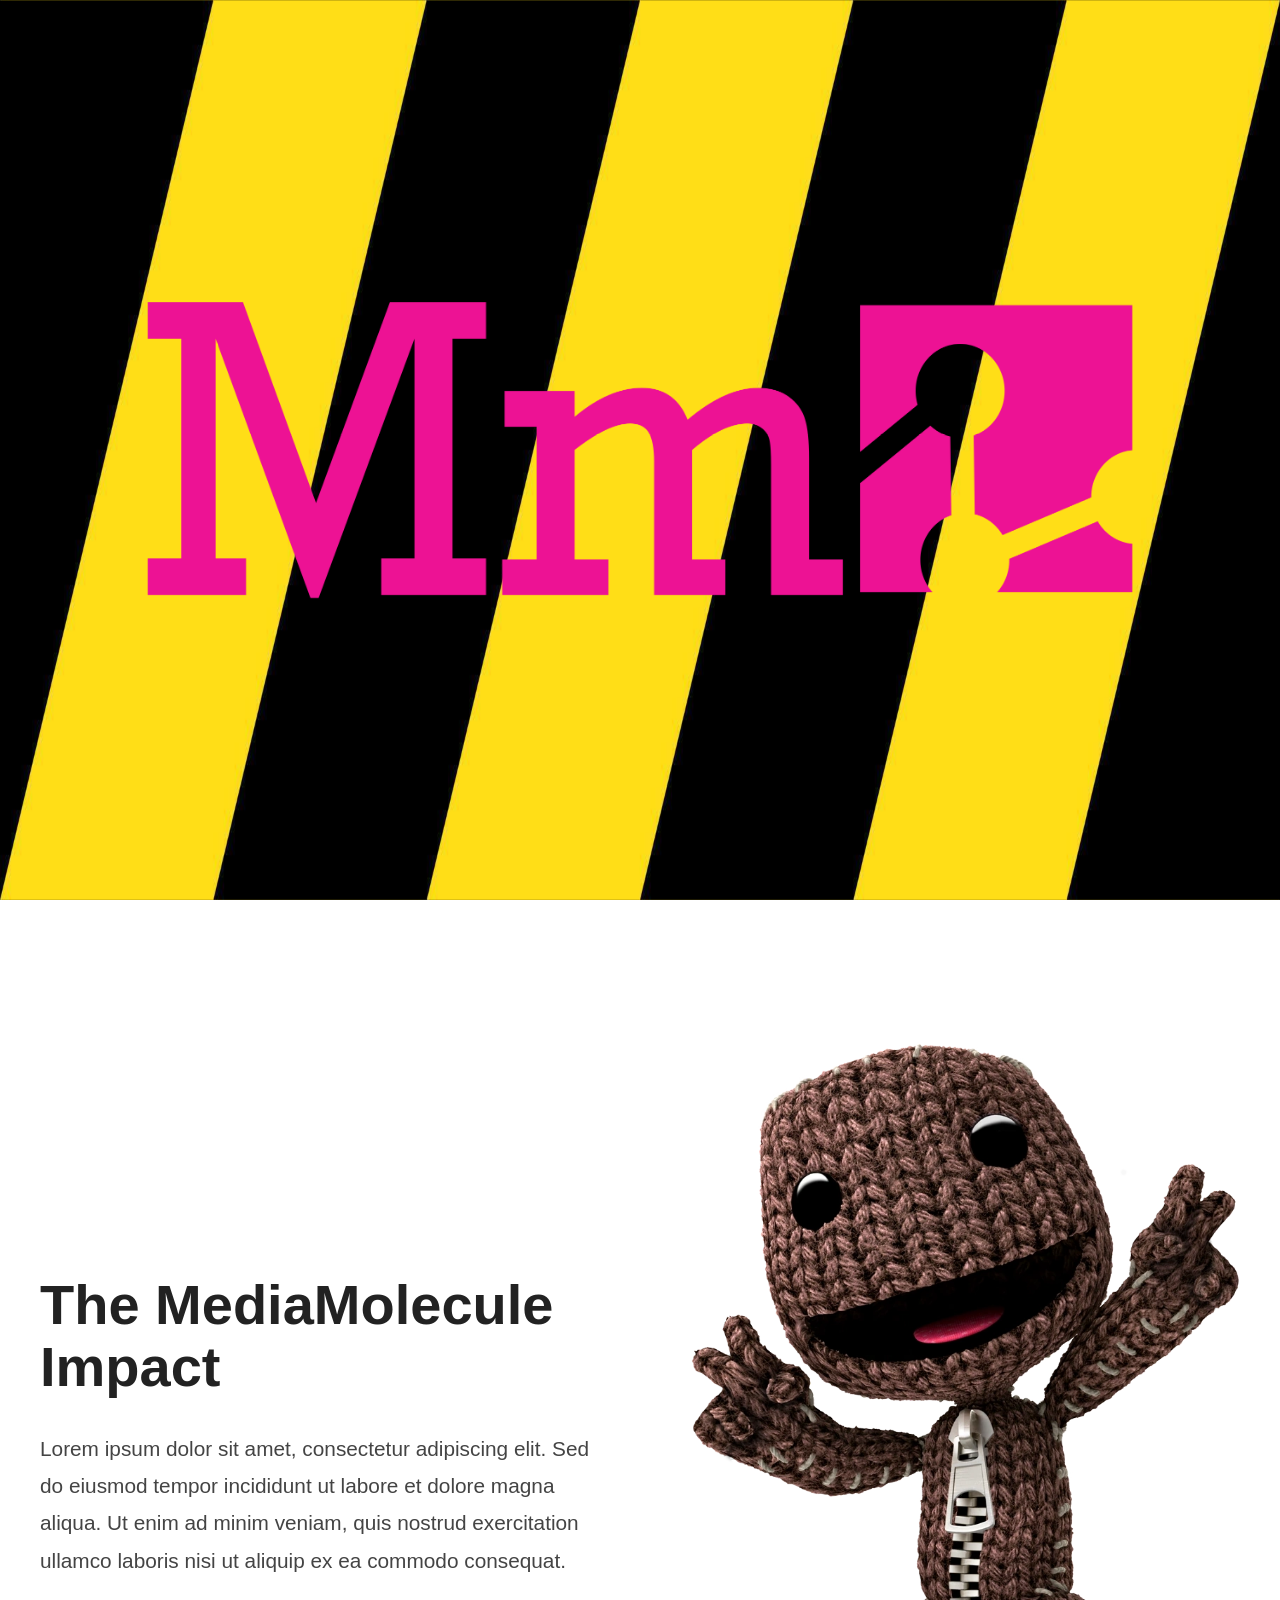
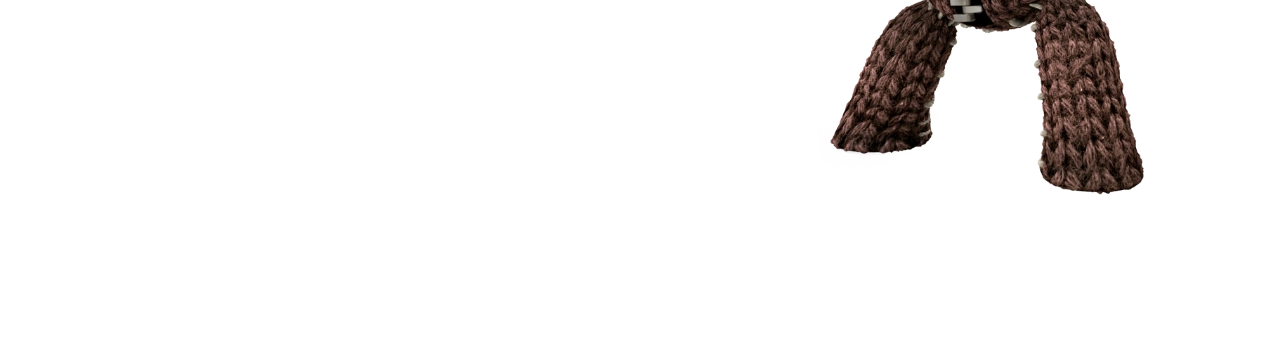
<file: mm.html>
<!DOCTYPE html>
<html>
<head>
    <style>

        /* Add this missing keyframes rule */
        @keyframes scroll {
            0% { transform: translate(0, 0); }
            100% { transform: translate(-50%, -50%); }
        }

        /* Add will-change for better animation performance */
        .scrolling-texture {
            will-change: transform;
        }

        /* Ensure images are properly constrained */
        .media-image {
            max-height: 1075px;
            object-fit: contain;
        }


        /* Base reset and scrollbar hiding */
        html, body {
            margin: 0;
            padding: 0;
            scroll-behavior: smooth;
            overflow-y: scroll; /* Maintain scroll functionality */
        }
        
        /* Main container */
        .hero-section {
            position: relative;
            height: 100vh; /* Full viewport height */
            overflow: hidden;
        }

        .scrolling-texture {
            position: absolute;
            top: 0;
            left: 0;
            width: 200%;
            height: 200%;
            background-image: url('caution.jpg');
            background-size: 50% 50%;
            animation: scroll 20s linear infinite;
        }

        .overlay-image {
            position: absolute;
            top: 0;
            left: 0;
            width: 100%;
            height: 100%;
            z-index: 2;
            pointer-events: none;
            -webkit-backface-visibility: hidden;
            display: block;
        }

        /* Hide scrollbar for Chrome, Safari and Opera */
        body::-webkit-scrollbar {
            display: none;
        }

        /* Hide scrollbar for IE, Edge and Firefox */
        body {
            -ms-overflow-style: none;  /* IE and Edge */
            scrollbar-width: none;  /* Firefox */
        }

        /* Main content layout */
        .content-section {
            display: flex;
            gap: 60px;
            max-width: 1400px;
            margin: 100px auto;
            padding: 40px;
            align-items: center;
        }

        /* Text column */
        .text-content {
            flex: 1;
            padding-right: 40px;
        }

        /* Image column */
        .image-content {
            flex: 1;
        }

        .media-image {
            width: 100%;
            height: auto;
            max-width: 783px;
        }

        /* Typography */
        h2 {
            font-family: 'RM Mono', sans-serif;
            font-size: 3.5rem;
            margin-bottom: 2rem;
            color: #222;
            line-height: 1.1;
        }

        .content-text {
            font-family: 'RM Mono', sans-serif;
            font-size: 1.3rem;
            line-height: 1.8;
            color: #444;
            margin-bottom: 2rem;
        }

        /* Responsive adjustments */
        @media (max-width: 1200px) {
            .content-section {
                flex-direction: column;
                padding: 20px;
            }

            .text-content {
                padding-right: 0;
                order: 2;
            }

            h2 {
                font-size: 2.5rem;
            }

            .content-text {
                font-size: 1.1rem;
            }
        }
    </style>
    <!-- Add RM Mono font (example using Google Fonts - adjust as needed) -->
    <link href="https://fonts.googleapis.com/css2?family=Space+Mono&display=swap" rel="stylesheet">
</head>
<body>
    <!-- ... Keep previous hero section code ... -->
    <div class="hero-section">
        <div class="scrolling-texture"></div>
        <img src="mm.png" class="overlay-image">
    </div>
    <div class="content-section" id="mediaMolecule">
        <div class="text-content">
            <h2>The MediaMolecule Impact</h2>
            <p class="content-text">
                Lorem ipsum dolor sit amet, consectetur adipiscing elit. Sed do eiusmod tempor incididunt ut labore et dolore magna aliqua. Ut enim ad minim veniam, quis nostrud exercitation ullamco laboris nisi ut aliquip ex ea commodo consequat.
            </p>
        </div>
        <div class="image-content">
            <img src="sack.png" class="media-image" alt="MediaMolecule visual">
        </div>
    </div>

    <script>
        // Scroll-triggered animation with Intersection Observer
        const observer = new IntersectionObserver((entries) => {
            entries.forEach(entry => {
                if (entry.isIntersecting) {
                    entry.target.style.opacity = 1;
                    entry.target.style.transform = 'translateY(0)';
                }
            });
        }, { threshold: 0.1 });

        observer.observe(document.getElementById('mediaMolecule'));
    </script>
</body>
</html>
</file>
